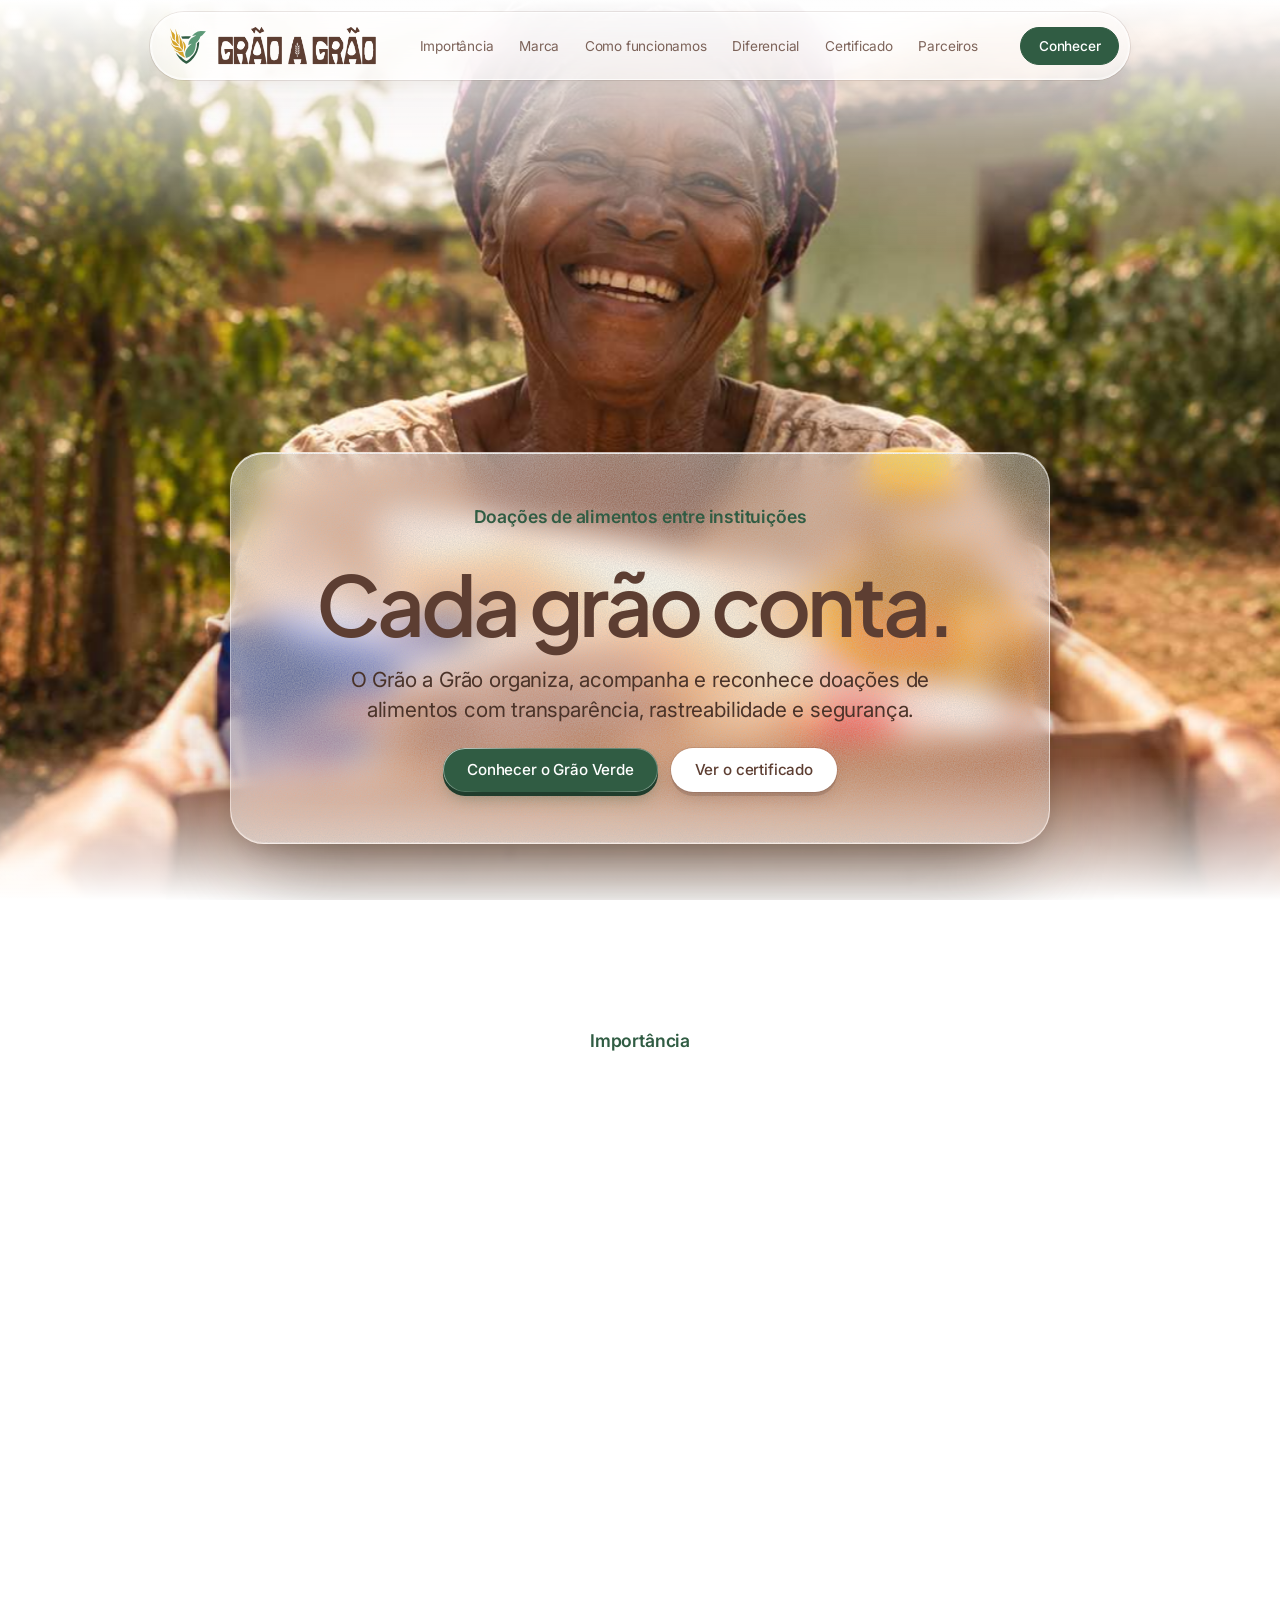
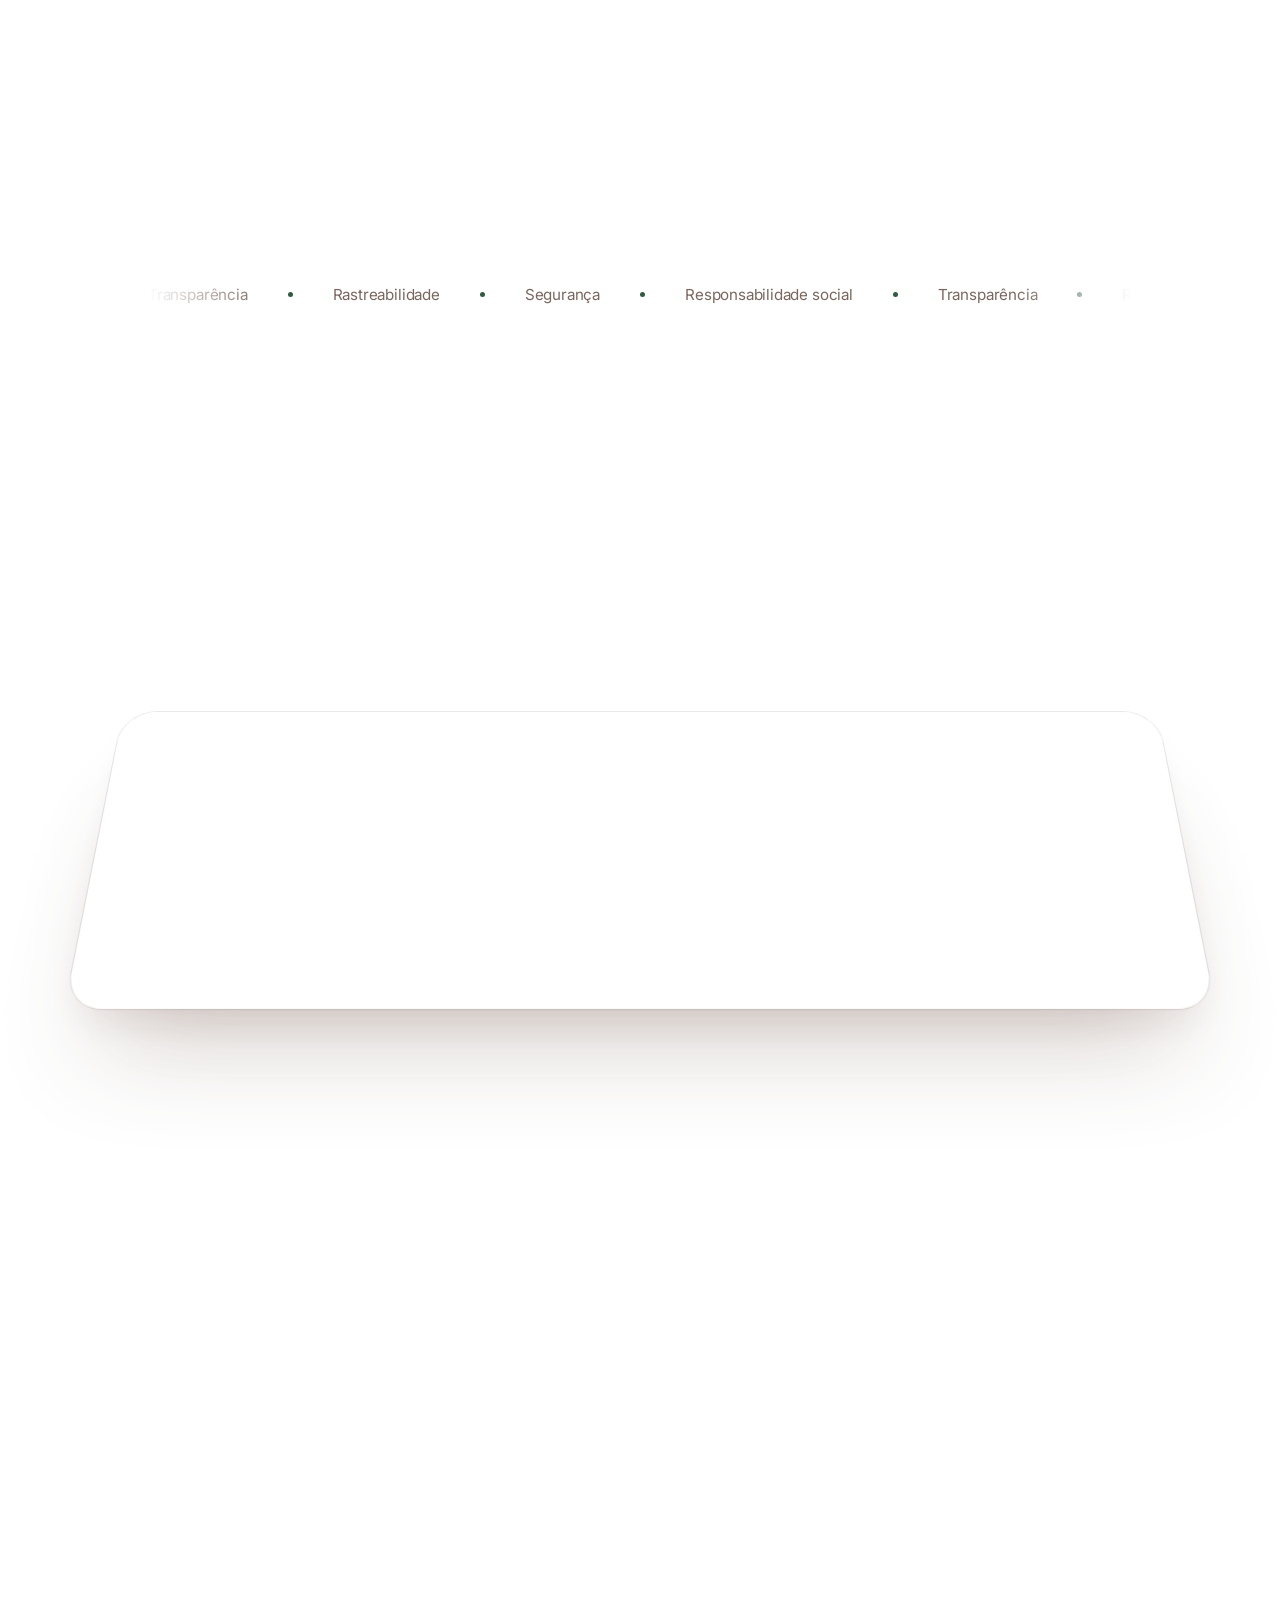
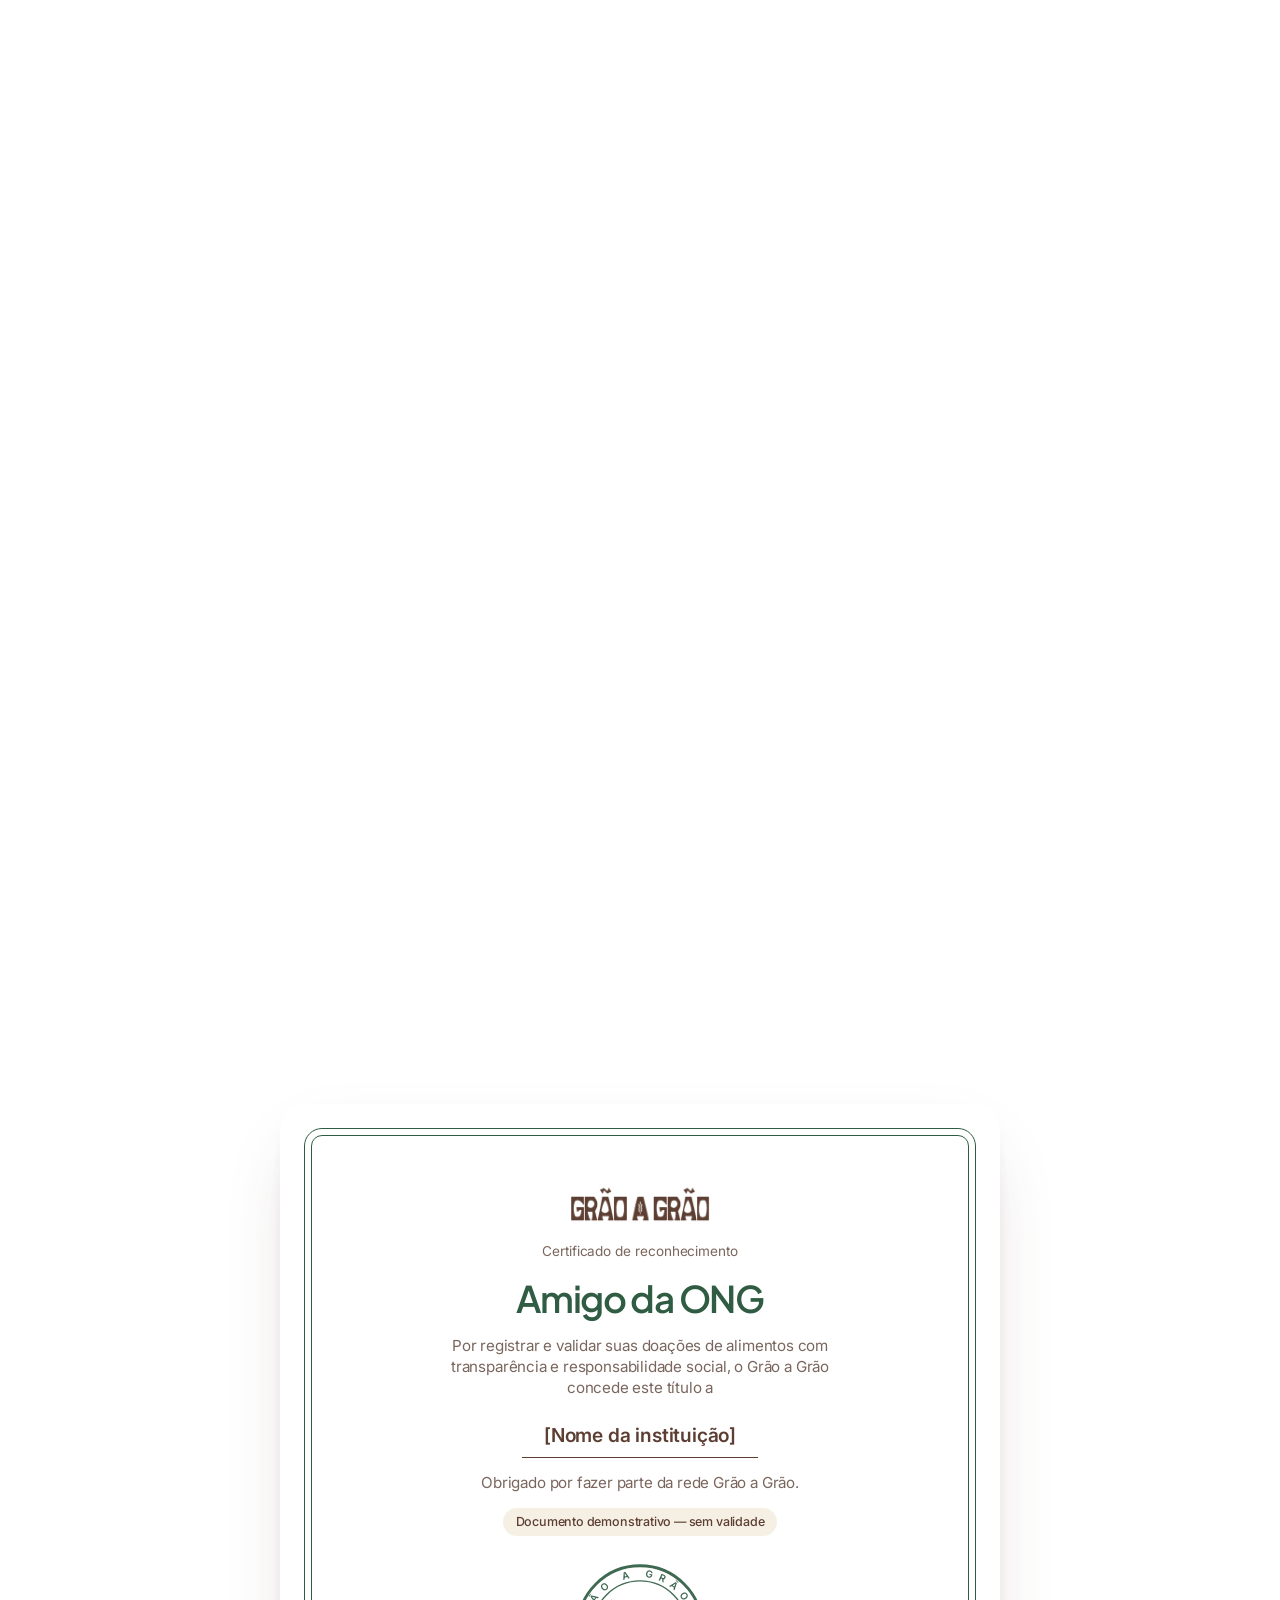
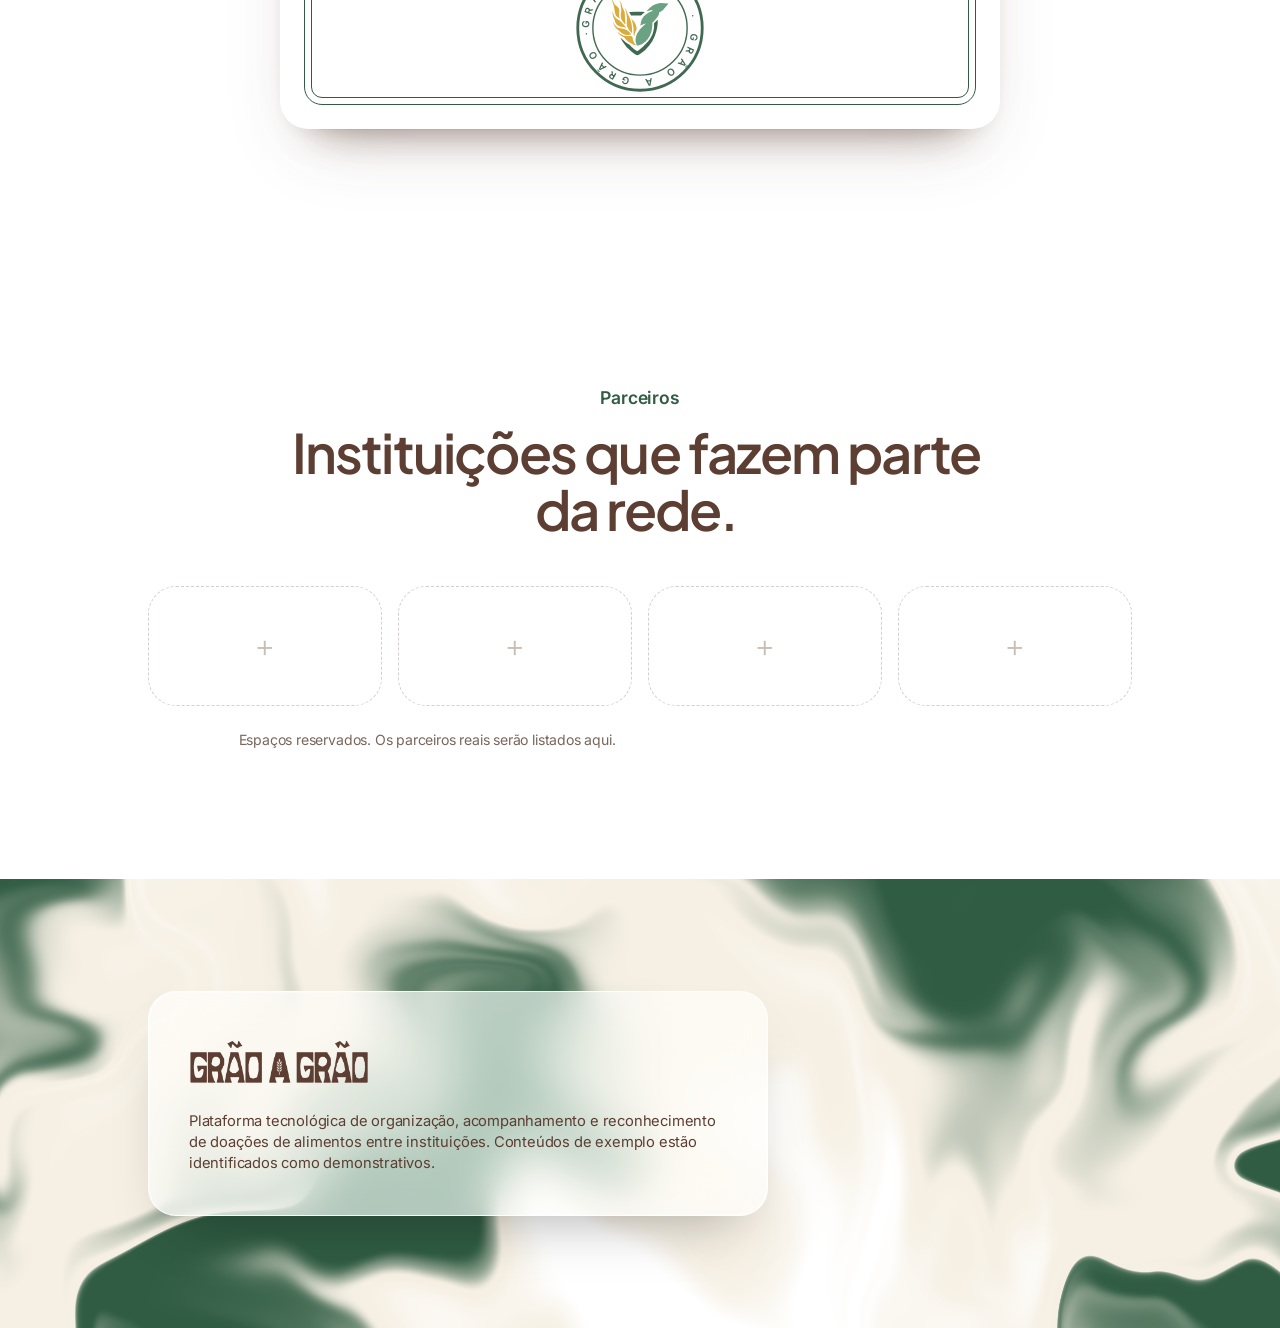
<file: grao-a-grao/grao-a-grao/index.html>
<!DOCTYPE html>
<html lang="pt-BR">
<head>
<meta charset="utf-8">
<meta name="viewport" content="width=device-width, initial-scale=1, viewport-fit=cover">
<title>Grão a Grão — Doações de alimentos com transparência e rastreabilidade</title>
<meta name="description" content="Plataforma tecnológica de organização, acompanhamento e reconhecimento de doações de alimentos entre instituições.">
<meta name="theme-color" content="#ffffff">
<link rel="preconnect" href="https://fonts.googleapis.com">
<link rel="preconnect" href="https://fonts.gstatic.com" crossorigin>
<link rel="stylesheet" href="https://fonts.googleapis.com/css2?family=Inter:wght@400;500;600&family=Plus+Jakarta+Sans:wght@600;700;800&display=swap">
<link rel="stylesheet" href="css/styles.css">
</head>
<body class="lock"><div class="bmp" aria-hidden="true"></div><div class="bmp b2" aria-hidden="true"></div>
<svg width="0" height="0" style="position:absolute" aria-hidden="true" focusable="false">
 <defs>
  <filter id="container-glass" x="0" y="0" width="100%" height="100%" color-interpolation-filters="sRGB"><feTurbulence type="fractalNoise" baseFrequency=".05 .05" numOctaves="1" seed="1" result="t"/><feGaussianBlur in="t" stdDeviation="2" result="b"/><feDisplacementMap in="SourceGraphic" in2="b" scale="70" xChannelSelector="R" yChannelSelector="B" result="d"/><feGaussianBlur in="d" stdDeviation="4"/></filter><filter id="bump" x="0" y="0" width="170" height="170" filterUnits="userSpaceOnUse" color-interpolation-filters="sRGB"><feImage href="data:image/svg+xml,%3Csvg%20xmlns%3D'http%3A%2F%2Fwww.w3.org%2F2000%2Fsvg'%20width%3D'170'%20height%3D'170'%3E%3Cdefs%3E%3ClinearGradient%20id%3D'x'%3E%3Cstop%20offset%3D'0'%20stop-color%3D'%23f00'%2F%3E%3Cstop%20offset%3D'1'%20stop-color%3D'%23000'%2F%3E%3C%2FlinearGradient%3E%3ClinearGradient%20id%3D'y'%20x1%3D'0'%20y1%3D'0'%20x2%3D'0'%20y2%3D'1'%3E%3Cstop%20offset%3D'0'%20stop-color%3D'%230f0'%2F%3E%3Cstop%20offset%3D'1'%20stop-color%3D'%23000'%2F%3E%3C%2FlinearGradient%3E%3CradialGradient%20id%3D'm'%3E%3Cstop%20offset%3D'0'%20stop-color%3D'%23808000'%20stop-opacity%3D'0'%2F%3E%3Cstop%20offset%3D'.4'%20stop-color%3D'%23808000'%20stop-opacity%3D'.15'%2F%3E%3Cstop%20offset%3D'.7'%20stop-color%3D'%23808000'%20stop-opacity%3D'.65'%2F%3E%3Cstop%20offset%3D'1'%20stop-color%3D'%23808000'%20stop-opacity%3D'1'%2F%3E%3C%2FradialGradient%3E%3C%2Fdefs%3E%3Crect%20width%3D'170'%20height%3D'170'%20fill%3D'%23000'%2F%3E%3Crect%20width%3D'170'%20height%3D'170'%20fill%3D'url(%23x)'%2F%3E%3Crect%20width%3D'170'%20height%3D'170'%20fill%3D'url(%23y)'%20style%3D'mix-blend-mode%3Ascreen'%2F%3E%3Crect%20width%3D'170'%20height%3D'170'%20fill%3D'url(%23m)'%2F%3E%3C%2Fsvg%3E" x="0" y="0" width="170" height="170" preserveAspectRatio="none" result="m"/><feDisplacementMap in="SourceGraphic" in2="m" scale="16" xChannelSelector="R" yChannelSelector="G"/></filter><mask id="gm" maskUnits="userSpaceOnUse" x="0" y="0" width="2172" height="724">
   <rect width="2172" height="724" fill="#fff"/>
   <g transform="translate(1091 411) scale(1)"><path d="M0 100V-40" stroke="#000" stroke-width="8" stroke-linecap="round" fill="none"/><path d="M0-25C15-12 15 12 0 25C-15 12-15-12 0-25Z" transform="translate(-17 52) rotate(-30)" fill="#000" stroke="#fff" stroke-width="7" stroke-linejoin="round"/><path d="M0-25C15-12 15 12 0 25C-15 12-15-12 0-25Z" transform="translate(17 52) rotate(30)" fill="#000" stroke="#fff" stroke-width="7" stroke-linejoin="round"/><path d="M0-25C15-12 15 12 0 25C-15 12-15-12 0-25Z" transform="translate(-17 22) rotate(-30)" fill="#000" stroke="#fff" stroke-width="7" stroke-linejoin="round"/><path d="M0-25C15-12 15 12 0 25C-15 12-15-12 0-25Z" transform="translate(17 22) rotate(30)" fill="#000" stroke="#fff" stroke-width="7" stroke-linejoin="round"/><path d="M0-25C15-12 15 12 0 25C-15 12-15-12 0-25Z" transform="translate(-17 -8) rotate(-30)" fill="#000" stroke="#fff" stroke-width="7" stroke-linejoin="round"/><path d="M0-25C15-12 15 12 0 25C-15 12-15-12 0-25Z" transform="translate(17 -8) rotate(30)" fill="#000" stroke="#fff" stroke-width="7" stroke-linejoin="round"/><path d="M0-25C15-12 15 12 0 25C-15 12-15-12 0-25Z" transform="translate(-17 -38) rotate(-30)" fill="#000" stroke="#fff" stroke-width="7" stroke-linejoin="round"/><path d="M0-25C15-12 15 12 0 25C-15 12-15-12 0-25Z" transform="translate(17 -38) rotate(30)" fill="#000" stroke="#fff" stroke-width="7" stroke-linejoin="round"/><path d="M0-25C15-12 15 12 0 25C-15 12-15-12 0-25Z" transform="translate(0 -68) scale(.95 1.1)" fill="#000" stroke="#fff" stroke-width="7" stroke-linejoin="round"/></g>
  </mask>
  <symbol id="logo" viewBox="0 0 2172 724"><image width="2172" height="724" mask="url(#gm)" href="assets/logo-grao-a-grao.png"/></symbol>
  <symbol id="emblem" viewBox="450 510 600 580"><path fill="#305C43" fill-rule="evenodd" d="M687 686L661 686L642 651L643 650L712 648L775 648L796 650L798 651L760 686L687 686ZM724 1080L720 1080L700 1070L664 1044L618 1001L592 967L576 943L558 911L560 910L613 956L646 976L670 1000L696 1022L720 1038L726 1038L747 1024L779 996L808 965L832 942L852 914L874 871L884 837L890 802L890 761L925 728L926 729L926 767L920 809L912 844L896 891L872 940L840 987L797 1032L767 1056L743 1072L724 1080Z"/><path fill="#5E9A78" fill-rule="evenodd" d="M726 984L721 984L716 975L706 943L706 917L712 888L722 864L748 824L784 786L806 768L802 764L798 766L791 770L781 772L768 780L764 780L756 786L754 784L754 776L758 768L758 755L766 728L786 696L808 674L837 656L864 644L873 642L876 638L873 634L856 634L838 638L819 644L816 642L828 627L856 600L877 586L904 572L928 566L952 562L1031 566L1032 567L1030 571L977 632L954 648L944 652L940 656L940 665L936 679L922 703L908 721L886 744L874 753L872 791L864 844L848 887L830 917L806 944L783 962L767 970L743 980L726 984Z"/><path fill="#D6A52B" fill-rule="evenodd" d="M546 714L524 698L514 689L506 676L502 663L498 638L488 586L476 548L466 524L468 522L484 547L498 576L521 592L538 613L542 624L544 634L542 687L548 712L546 714ZM605 772L594 764L576 743L566 725L560 710L558 680L564 639L562 608L556 568L552 550L544 537L546 536L554 545L562 561L572 589L576 607L586 624L598 655L602 727L606 769L605 772ZM670 862L642 831L632 814L622 791L618 769L620 719L618 688L612 652L604 622L598 612L600 610L614 632L626 664L644 701L658 740L666 768L670 800L672 847L670 862ZM611 810L602 804L588 800L557 796L540 790L526 782L518 775L504 753L494 718L482 695L476 658L476 644L477 642L490 682L500 701L512 712L546 734L568 754L596 784L612 807L611 810ZM691 892L686 875L686 821L680 776L670 736L660 716L662 714L670 726L688 742L698 758L708 776L716 806L716 824L704 848L696 874L694 890L691 892ZM632 878L614 878L596 874L574 864L560 854L539 834L520 820L504 801L492 783L482 756L484 754L486 756L494 773L504 785L526 804L552 812L584 816L609 824L623 832L641 846L664 871L659 874L632 878ZM711 984L681 974L659 962L638 948L624 938L588 900L573 894L552 880L538 866L526 848L527 846L543 862L556 870L584 884L616 890L655 890L670 892L676 901L680 925L688 949L696 964L712 982L711 984Z"/></symbol><symbol id="grain" viewBox="-24 -32 48 64"><path d="M0-30C18-17 22 10 0 30-22 10-18-17 0-30Z" fill="currentColor"/><path d="M0-22C4-8 4 8 0 24" fill="none" stroke="var(--crease,#fff)" stroke-width="3" stroke-linecap="round"/></symbol>
 </defs>
</svg>
<a class="skip" href="#main">Pular para o conteúdo</a>
<div class="bar" aria-hidden="true"></div>
<div class="pre" aria-hidden="true"><svg class="logo"><use href="#logo"/></svg><i></i></div>

<header>
 <nav class="lg" aria-label="Principal">
  <a class="brand" href="#topo" aria-label="Grão a Grão — início"><svg class="mk" aria-hidden="true"><use href="#emblem"/></svg><svg class="logo wm" aria-hidden="true"><use href="#logo"/></svg></a>
  <ul><li><a class="ul" href="#importancia">Importância</a></li><li><a class="ul" href="#marca">Marca</a></li><li><a class="ul" href="#ciclo">Como funcionamos</a></li><li><a class="ul" href="#diferencial">Diferencial</a></li><li><a class="ul" href="#certificado">Certificado</a></li><li><a class="ul" href="#parceiros">Parceiros</a></li></ul>
  <a class="btn p" href="#diferencial">Conhecer</a>
 </nav>
</header>

<main id="main">
<section class="hero" id="topo" aria-labelledby="h1"><div class="hbg" aria-hidden="true"><img src="assets/hero-1.jpg" alt="" width="1400" height="787"><img src="assets/hero-2.jpg" alt="" width="1400" height="787"></div><div class="wrap"><div class="gp"><p class="kick rv" style="--d:.9s">Doações de alimentos entre instituições</p><h1 id="h1" data-split data-base=".6s">Cada grão conta.</h1><p class="lead rv" style="--d:1.3s">O Grão a Grão organiza, acompanha e reconhece doações de alimentos com transparência, rastreabilidade e segurança.</p><div class="cta rv" style="--d:1.5s"><a class="btn p rel lg" href="#diferencial">Conhecer o Grão Verde</a><a class="btn rel lg" href="#certificado">Ver o certificado</a></div></div></div></section>

<section id="importancia" class="imp" aria-labelledby="h-imp"><div class="stick"><div class="wrap"><p class="kick">Importância</p><h2 id="h-imp" class="sr">Por que registrar cada doação importa</h2><p class="scrub" data-split data-base="0s">Quem doa precisa saber que o alimento chegou. Quem recebe precisa poder comprovar. Um registro comum guarda essa história, mesmo quando as equipes mudam, e reconhecer quem contribui faz a rede continuar.</p></div></div></section>

<section id="marca" aria-labelledby="h-marca"><div class="wrap"><h2 id="h-marca" data-split>Pequenos grãos, grande rede.</h2><div class="bgrid"><div class="bc lg rv" style="--d:0s"><i></i><small>Nome</small><h3>Cada grão conta</h3><p>Cada contribuição, por menor que seja, forma o todo.</p></div><div class="bc lg rv" style="--d:0.12s"><i></i><small>Símbolo</small><h3>O trigo no A</h3><p>Alimento, colheita e continuidade, no centro da marca.</p></div><div class="bc lg rv" style="--d:0.24s"><i></i><small>Moeda</small><h3>Grão Verde</h3><p>Reconhece cada contribuição validada na plataforma.</p></div><div class="bc lg rv" style="--d:0.36s"><i></i><small>Selo</small><h3>Amigo da ONG</h3><p>O reconhecimento formal para a instituição.</p></div></div><div class="mq" aria-label="Princípios da plataforma"><div class="mqt"><span>Transparência</span><span>Rastreabilidade</span><span>Segurança</span><span>Responsabilidade social</span><span>Transparência</span><span>Rastreabilidade</span><span>Segurança</span><span>Responsabilidade social</span><span>Transparência</span><span>Rastreabilidade</span><span>Segurança</span><span>Responsabilidade social</span><span aria-hidden='true'>Transparência</span><span aria-hidden='true'>Rastreabilidade</span><span aria-hidden='true'>Segurança</span><span aria-hidden='true'>Responsabilidade social</span></div></div></div></section>
<section id="ciclo" aria-labelledby="h-ciclo">
 <div class="wrap">
  <h2 id="h-ciclo" data-split>Como funcionamos?</h2><p class="lead rv" style="margin-top:1rem">Do registro ao reconhecimento, em quatro etapas.</p>
  <div class="sc"><div class="sc-card lg" id="sc"><ol class="steps">
   <li class="step s1 rv"><svg viewBox="0 0 40 40" fill="none" stroke="#5D3E32" stroke-width="2" stroke-dasharray="4 3" aria-hidden="true"><rect x="6" y="10" width="28" height="22" rx="5"/></svg><h3>Doação realizada</h3><p>A entrega de alimentos é registrada pela instituição.</p></li>
   <li class="step s2 rv" style="--d:.1s"><svg viewBox="0 0 40 40" fill="none" stroke="#305C43" stroke-width="2.5" stroke-linecap="round" stroke-linejoin="round" aria-hidden="true"><circle cx="20" cy="20" r="14"/><path d="m13 20 5 5 9-10"/></svg><h3>Contribuição validada</h3><p>O registro é conferido e passa a constar no histórico.</p></li>
   <li class="step s3 rv" style="--d:.2s"><svg viewBox="0 0 40 40" aria-hidden="true"><circle cx="20" cy="20" r="17" fill="#F6F0E4"/><svg x="12" y="8" width="16" height="24" color="#305C43" style="--crease:#F6F0E4"><use href="#grain"/></svg></svg><h3>Pontuação acumulada</h3><p>A validação gera Grão Verde para a instituição.</p></li>
   <li class="step s4 rv" style="--d:.3s"><svg viewBox="0 0 40 40" fill="none" stroke="#F6F0E4" stroke-width="2.2" aria-hidden="true"><circle cx="20" cy="17" r="10"/><path d="m14 26-3 10 9-4 9 4-3-10"/></svg><h3>Certificado emitido</h3><p>O reconhecimento formal “Amigo da ONG”.</p></li>
  </ol></div></div>
  <p class="note rv">Os critérios de validação, pontuação e emissão serão definidos pelo projeto e ainda não estão detalhados nesta página.</p>
 </div>
</section>

<section class="coin-sec" id="diferencial" aria-labelledby="h-dif">
 
 <div class="wrap diff">
  <div class="rv"><div class="fl"><div class="card" data-tilt><div class="coin" role="img" aria-label="Emblema do Grão Verde: espiga de trigo e folha dentro de um escudo"><svg viewBox="450 510 600 580" aria-hidden="true"><path class="e" pathLength="1" fill="#305C43" stroke="#305C43" fill-rule="evenodd" d="M687 686L661 686L642 651L643 650L712 648L775 648L796 650L798 651L760 686L687 686ZM724 1080L720 1080L700 1070L664 1044L618 1001L592 967L576 943L558 911L560 910L613 956L646 976L670 1000L696 1022L720 1038L726 1038L747 1024L779 996L808 965L832 942L852 914L874 871L884 837L890 802L890 761L925 728L926 729L926 767L920 809L912 844L896 891L872 940L840 987L797 1032L767 1056L743 1072L724 1080Z"/><path class="e" pathLength="1" fill="#5E9A78" stroke="#5E9A78" fill-rule="evenodd" d="M726 984L721 984L716 975L706 943L706 917L712 888L722 864L748 824L784 786L806 768L802 764L798 766L791 770L781 772L768 780L764 780L756 786L754 784L754 776L758 768L758 755L766 728L786 696L808 674L837 656L864 644L873 642L876 638L873 634L856 634L838 638L819 644L816 642L828 627L856 600L877 586L904 572L928 566L952 562L1031 566L1032 567L1030 571L977 632L954 648L944 652L940 656L940 665L936 679L922 703L908 721L886 744L874 753L872 791L864 844L848 887L830 917L806 944L783 962L767 970L743 980L726 984Z"/><path class="e" pathLength="1" fill="#D6A52B" stroke="#D6A52B" fill-rule="evenodd" d="M546 714L524 698L514 689L506 676L502 663L498 638L488 586L476 548L466 524L468 522L484 547L498 576L521 592L538 613L542 624L544 634L542 687L548 712L546 714ZM605 772L594 764L576 743L566 725L560 710L558 680L564 639L562 608L556 568L552 550L544 537L546 536L554 545L562 561L572 589L576 607L586 624L598 655L602 727L606 769L605 772ZM670 862L642 831L632 814L622 791L618 769L620 719L618 688L612 652L604 622L598 612L600 610L614 632L626 664L644 701L658 740L666 768L670 800L672 847L670 862ZM611 810L602 804L588 800L557 796L540 790L526 782L518 775L504 753L494 718L482 695L476 658L476 644L477 642L490 682L500 701L512 712L546 734L568 754L596 784L612 807L611 810ZM691 892L686 875L686 821L680 776L670 736L660 716L662 714L670 726L688 742L698 758L708 776L716 806L716 824L704 848L696 874L694 890L691 892ZM632 878L614 878L596 874L574 864L560 854L539 834L520 820L504 801L492 783L482 756L484 754L486 756L494 773L504 785L526 804L552 812L584 816L609 824L623 832L641 846L664 871L659 874L632 878ZM711 984L681 974L659 962L638 948L624 938L588 900L573 894L552 880L538 866L526 848L527 846L543 862L556 870L584 884L616 890L655 890L670 892L676 901L680 925L688 949L696 964L712 982L711 984Z"/></svg></div><h3 class="bn">Grão Verde</h3><p>A moeda que reconhece cada contribuição validada.</p><small class="demo">Exemplo ilustrativo · — pts</small></div></div></div>
  <div>
   <p class="kick rv">Diferencial</p>
   <h2 id="h-dif" data-split>O que muda para a sua instituição.</h2>
   <ul class="diffs">
    <li class="rv" style="--d:0s"><svg viewBox="0 0 24 24" fill="none" stroke="#305C43" stroke-width="2.4" stroke-linecap="round" stroke-linejoin="round" aria-hidden="true"><circle cx="12" cy="12" r="10"/><path d="m7.5 12 3 3 6-6"/></svg><div><h3>Histórico verificável</h3><p>Cada doação registrada e validada forma um histórico que a instituição pode apresentar.</p></div></li>
    <li class="rv" style="--d:0.08s"><svg viewBox="0 0 24 24" fill="none" stroke="#305C43" stroke-width="2.4" stroke-linecap="round" stroke-linejoin="round" aria-hidden="true"><circle cx="12" cy="12" r="10"/><path d="m7.5 12 3 3 6-6"/></svg><div><h3>Reconhecimento formal</h3><p>Contribuições validadas geram Grão Verde e levam ao certificado “Amigo da ONG”.</p></div></li>
    <li class="rv" style="--d:0.16s"><svg viewBox="0 0 24 24" fill="none" stroke="#305C43" stroke-width="2.4" stroke-linecap="round" stroke-linejoin="round" aria-hidden="true"><circle cx="12" cy="12" r="10"/><path d="m7.5 12 3 3 6-6"/></svg><div><h3>Credibilidade</h3><p>Transparência e rastreabilidade fortalecem a confiança de doadores, parceiros e da comunidade.</p></div></li>
    <li class="rv" style="--d:0.24s"><svg viewBox="0 0 24 24" fill="none" stroke="#305C43" stroke-width="2.4" stroke-linecap="round" stroke-linejoin="round" aria-hidden="true"><circle cx="12" cy="12" r="10"/><path d="m7.5 12 3 3 6-6"/></svg><div><h3>Organização</h3><p>Um só lugar para registrar, acompanhar e consultar doações, sem registros dispersos.</p></div></li>
   </ul>
   <p class="note rv">Instituições alinhadas à proposta são as que registram suas doações de forma aberta e aceitam a validação da plataforma. Os critérios formais serão definidos pelo projeto.</p>
  </div>
 </div>
</section>

<section id="certificado" aria-labelledby="h-cert">
 <div class="wrap c">
  <p class="kick rv">Certificação</p>
  <h2 id="h-cert" data-split>Certificado “Amigo da ONG”.</h2>
  <article class="cert" aria-label="Exemplo ilustrativo de certificado">
   <div class="in-b">
    <svg class="logo" role="img" aria-label="Grão a Grão"><use href="#logo"/></svg><span class="eyebrow">Certificado de reconhecimento</span><h3>Amigo da ONG</h3><p>Por registrar e validar suas doações de alimentos com transparência e responsabilidade social, o Grão a Grão concede este título a</p><div class="name">[Nome da instituição]</div><p>Obrigado por fazer parte da rede Grão a Grão.</p><span class="tag">Documento demonstrativo — sem validade</span></div>
   <svg class="stamp" viewBox="0 0 140 140" aria-hidden="true"><circle cx="70" cy="70" r="66" fill="#fff" fill-opacity=".6" stroke="currentColor" stroke-width="3"/><circle cx="70" cy="70" r="50" fill="none" stroke="currentColor" stroke-width="1.5"/><path id="arc" d="M70 70m-54 0a54 54 0 1 1 108 0a54 54 0 1 1-108 0" fill="none"/><text font-size="10.5" font-weight="600" fill="currentColor"><textPath href="#arc" textLength="334" lengthAdjust="spacing">GRÃO A GRÃO · GRÃO A GRÃO · </textPath></text><use href="#emblem" x="38" y="38" width="64" height="62"/></svg>
  </article>
 </div>
</section>

<section id="parceiros" aria-labelledby="h-par">
 <div class="wrap">
  <p class="kick rv">Parceiros</p>
  <h2 id="h-par" data-split style="max-width:18ch">Instituições que fazem parte da rede.</h2>
  <ul class="partners" aria-label="Espaços reservados para instituições parceiras"><li class="rv" style="--d:0s"><span aria-hidden="true">+</span></li><li class="rv" style="--d:0.08s"><span aria-hidden="true">+</span></li><li class="rv" style="--d:0.16s"><span aria-hidden="true">+</span></li><li class="rv" style="--d:0.24s"><span aria-hidden="true">+</span></li></ul>
  <p class="note rv">Espaços reservados. Os parceiros reais serão listados aqui.</p>
 </div>
</section>
</main>

<footer><canvas id="gl" aria-hidden="true"></canvas><div class="wrap"><div class="fg lg"><svg class="logo" role="img" aria-label="Grão a Grão"><use href="#logo"/></svg><p>Plataforma tecnológica de organização, acompanhamento e reconhecimento de doações de alimentos entre instituições. Conteúdos de exemplo estão identificados como demonstrativos.</p></div></div></footer>

<script src="js/main.js" defer></script>
</body>
</html>
</file>
<file: grao-a-grao/grao-a-grao/css/styles.css>
:root{--white:#fff;--cream:#F6F0E4;--brown:#5D3E32;--green:#305C43;--mute:#7a665d;--line:rgba(93,62,50,.12);--glass:rgba(255,255,255,.58);--glass-b:rgba(255,255,255,.75);--spring:cubic-bezier(.34,1.56,.64,1);--out:cubic-bezier(.16,1,.3,1);--pad:clamp(1.25rem,5vw,3rem);--r:28px;--shadow:0 30px 70px -28px rgba(93,62,50,.28),0 8px 24px -12px rgba(93,62,50,.12)}
*{box-sizing:border-box;margin:0}
html{scroll-behavior:smooth;scroll-padding-top:5rem}
body{background:var(--white);color:var(--brown);font:400 1.0625rem/1.47 Inter,system-ui,-apple-system,"Segoe UI",sans-serif;letter-spacing:-.011em;-webkit-font-smoothing:antialiased;overflow-x:hidden}
body.lock{overflow:hidden}
a{color:inherit}
:focus-visible{outline:2px solid var(--green);outline-offset:3px;border-radius:8px}
.skip{position:absolute;left:1rem;top:-4rem;background:var(--green);color:#fff;padding:.6rem 1rem;border-radius:999px;z-index:100}
.skip:focus{top:1rem}
.logo{display:block;aspect-ratio:2172/724}
.wrap{max-width:1080px;margin:auto;padding-inline:var(--pad)}
section{position:relative;padding-block:clamp(4.5rem,12vw,8rem)}
h1,h2,h3{font-weight:600;letter-spacing:-.035em;line-height:1.05}
h1{font-size:clamp(2.6rem,9vw,5rem);letter-spacing:-.04em}
h2{font-size:clamp(2rem,5.5vw,3.4rem)}
h3{font-size:1.25rem;letter-spacing:-.02em;line-height:1.2}
.lead{color:var(--mute);font-size:clamp(1.05rem,2.2vw,1.3rem);line-height:1.4;max-width:54ch;margin-inline:auto}
.kick{color:var(--green);font-weight:600;font-size:1.1rem;margin-bottom:.8rem}
.c{text-align:center}
.bar{position:fixed;inset:0 0 auto;height:2px;background:var(--green);transform:scaleX(0);transform-origin:0 50%;z-index:60}
@supports(animation-timeline:scroll()){.bar{animation:bar linear both;animation-timeline:scroll(root)}@keyframes bar{to{transform:scaleX(1)}}}

.pre{position:fixed;inset:0;background:var(--white);z-index:90;display:grid;place-items:center;transition:opacity .8s var(--out),transform .9s var(--out)}
.pre .logo{width:min(70vw,400px);opacity:0;transform:scale(.95);animation:pin 1s var(--out) .1s forwards;color:var(--brown)}
.pre i{position:absolute;bottom:20%;left:50%;width:110px;height:2px;margin-left:-55px;background:var(--line);overflow:hidden}
.pre i::after{content:"";position:absolute;inset:0;background:var(--green);transform:translateX(-100%);animation:ld 1.3s var(--out) forwards}
.ready .pre{opacity:0;transform:scale(1.04);pointer-events:none}
@keyframes pin{to{opacity:1;transform:none}}@keyframes ld{to{transform:none}}

header{position:fixed;inset:.75rem .75rem auto;z-index:50;display:flex;justify-content:center}
nav{display:flex;align-items:center;justify-content:space-between;gap:1rem;width:100%;max-width:980px;padding:.55rem .6rem .55rem 1.2rem;background:var(--glass);backdrop-filter:blur(20px) saturate(160%);-webkit-backdrop-filter:blur(20px) saturate(160%);border:1px solid var(--glass-b);box-shadow:0 0 0 1px var(--line),var(--shadow);border-radius:999px}
nav .logo{width:96px}
nav ul{display:none;list-style:none;padding:0;gap:1.6rem}
.ul{text-decoration:none;font-size:.85rem;position:relative;padding:.2rem 0;opacity:.8;transition:opacity .3s}
.ul::after{content:"";position:absolute;left:0;right:0;bottom:-2px;height:1px;background:var(--green);transform:scaleX(0);transform-origin:0 50%;transition:transform .5s var(--out)}
.ul:hover,.ul:focus-visible{opacity:1}.ul:hover::after,.ul:focus-visible::after{transform:scaleX(1)}
.btn{display:inline-flex;align-items:center;justify-content:center;min-height:44px;padding:.7rem 1.5rem;border-radius:999px;font:500 .95rem Inter,sans-serif;letter-spacing:-.01em;text-decoration:none;border:1px solid rgba(93,62,50,.3);color:var(--brown);background:transparent;cursor:pointer;transition:transform .6s var(--spring),background .3s}
.btn:hover{transform:scale(1.04)}.btn:active{transform:scale(.95);transition-duration:.15s}
.btn.p{background:var(--green);border-color:var(--green);color:#fff}
nav .btn{min-height:38px;padding:.45rem 1.1rem;font-size:.85rem}
@media(min-width:820px){nav ul{display:flex}}

.blob{position:absolute;border-radius:50%;pointer-events:none;will-change:transform}
.b1{width:60vmax;height:60vmax;left:-25vmax;top:-18vmax;background:radial-gradient(closest-side,rgba(48,92,67,.16),transparent)}
.b2{width:55vmax;height:55vmax;right:-22vmax;top:8vmax;background:radial-gradient(closest-side,rgba(246,240,228,1),transparent)}
.hero{padding-top:8.5rem;overflow:hidden}
.hero .wrap{position:relative;display:grid;gap:1.4rem;justify-items:center;text-align:center}
.cta{display:flex;flex-wrap:wrap;gap:.8rem;justify-content:center;margin-top:.4rem}
.stage{position:relative;width:100%;margin-top:2.5rem;padding:clamp(2rem,8vw,5rem) clamp(1rem,4vw,3rem) 1.5rem;background:var(--cream);border-radius:var(--r);overflow:hidden;display:grid;gap:clamp(2rem,6vw,4rem);justify-items:center}
.stage .blob{width:60%;aspect-ratio:1;left:5%;top:-30%;background:radial-gradient(closest-side,rgba(48,92,67,.2),transparent)}
.stage>.logo{position:relative;width:min(100%,760px);color:var(--brown)}
.pillars{position:relative;list-style:none;padding:.9rem;display:grid;grid-template-columns:1fr 1fr;gap:.5rem;width:100%;max-width:760px;background:var(--glass);backdrop-filter:blur(20px) saturate(160%);-webkit-backdrop-filter:blur(20px) saturate(160%);border:1px solid var(--glass-b);border-radius:22px;box-shadow:var(--shadow)}
.pillars li{font-size:.85rem;padding:.55rem .5rem;display:flex;gap:.55rem;align-items:center;justify-content:center}
.pillars li::before{content:"";flex:none;width:7px;height:7px;border-radius:50%;background:var(--green)}
@media(min-width:760px){.pillars{grid-template-columns:repeat(4,1fr)}}

.js .rv{opacity:0;transform:translateY(20px);transition:opacity .9s var(--out),transform .9s var(--out);transition-delay:var(--d,0s)}
.js .rv.in{opacity:1;transform:none}
.w{display:inline-block;white-space:pre}
.js .w{opacity:0;transform:translateY(.4em);filter:blur(8px);transition:opacity .9s var(--out),transform .9s var(--out),filter .9s var(--out);transition-delay:calc(var(--i)*55ms + var(--base,0s))}
.js .in .w{opacity:1;transform:none;filter:none}

.cols{display:grid;gap:1.5rem;margin-top:2.5rem}
.cols p{color:var(--mute);font-size:1.2rem;line-height:1.4;max-width:34ch}
.cols strong{color:var(--brown);font-weight:600}
@media(min-width:820px){.cols{grid-template-columns:1fr 1fr;gap:4rem}}

.band{background:var(--cream)}
.steps{list-style:none;padding:0;margin-top:3rem;display:grid;gap:1rem}
.step{padding:1.8rem;border-radius:var(--r);display:grid;gap:.7rem;align-content:start;background:var(--white);min-height:220px}
.step svg{width:40px;height:40px}
.step p{color:var(--mute);font-size:.95rem;line-height:1.4}
.s1{border:1.5px dashed rgba(93,62,50,.4)}
.s2{box-shadow:inset 0 0 0 1.5px var(--green)}
.s3{background:var(--green);color:#fff}.s3 p{color:rgba(255,255,255,.8)}
.s4{background:var(--brown);color:var(--cream)}.s4 p{color:rgba(246,240,228,.8)}
@media(min-width:700px){.steps{grid-template-columns:repeat(2,1fr)}}
@media(min-width:1000px){.steps{grid-template-columns:repeat(4,1fr)}}
.note{margin-top:1.5rem;color:var(--mute);font-size:.88rem;max-width:62ch}
.c .note{margin-inline:auto}

.coin-sec{overflow:hidden}
.card{position:relative;max-width:600px;margin:3rem auto 0;padding:clamp(1.8rem,5vw,3rem);text-align:center;background:var(--glass);backdrop-filter:blur(20px) saturate(160%);-webkit-backdrop-filter:blur(20px) saturate(160%);border:1px solid var(--glass-b);box-shadow:0 0 0 1px var(--line),var(--shadow);border-radius:32px}
.fl{animation:fl 7s ease-in-out infinite}
@keyframes fl{50%{transform:translateY(-6px)}}
.coin{position:relative;width:104px;height:104px;margin:0 auto 1.5rem;border-radius:50%;overflow:hidden;background:var(--green);box-shadow:inset 0 0 0 6px rgba(255,255,255,.2);display:grid;place-items:center;color:var(--cream);--crease:#305C43}
.coin svg{width:44px;height:44px}
.coin::after{content:"";position:absolute;inset:-20% auto -20% -60%;width:40%;background:linear-gradient(100deg,transparent,rgba(255,255,255,.5),transparent);transform:skewX(-18deg);animation:sh 4.5s ease-in-out infinite}
@keyframes sh{0%,55%{transform:translateX(0) skewX(-18deg)}100%{transform:translateX(450%) skewX(-18deg)}}
.card .lead{margin-top:.9rem;font-size:1.05rem}
.demo{display:inline-block;margin-top:1.5rem;padding:.5rem 1rem;border:1px dashed rgba(93,62,50,.35);border-radius:999px;font-size:.85rem;color:var(--mute)}
.demo b{color:var(--green)}

.cert{position:relative;max-width:720px;margin:3rem auto 0;padding:clamp(.9rem,3vw,1.5rem);background:var(--white);border-radius:var(--r);box-shadow:var(--shadow)}
.in-b{border:1.5px solid var(--green);outline:1px solid var(--green);outline-offset:-8px;border-radius:18px;padding:clamp(1.8rem,6vw,3.2rem) clamp(1.2rem,5vw,3rem);text-align:center;display:grid;gap:.9rem;justify-items:center}
.cert .logo{width:140px;color:var(--brown)}
.cert h3{font-size:clamp(1.6rem,4.5vw,2.3rem);color:var(--green)}
.cert p{font-size:.95rem;color:var(--mute);max-width:44ch}
.name{padding:.5rem 1.4rem;border-bottom:1.5px solid var(--brown);font-weight:600}
.tag{font-size:.78rem;font-weight:500;color:var(--brown);background:var(--cream);padding:.3rem .8rem;border-radius:999px}
.stamp{position:absolute;right:clamp(.2rem,3vw,2rem);bottom:clamp(.2rem,3vw,1.4rem);width:clamp(92px,21vw,132px);color:var(--green);--crease:#fff;opacity:0;transform:scale(2.6) rotate(-30deg)}
.in .stamp{animation:st 1s var(--spring) .5s forwards}
@keyframes st{0%{opacity:0;transform:scale(2.6) rotate(-30deg)}45%{opacity:.95}100%{opacity:.9;transform:scale(1) rotate(-12deg)}}
.js .cert{opacity:0;transform:translateY(32px);transition:opacity 1s var(--out),transform 1s var(--out)}
.js .cert.in{opacity:1;transform:none}

.partners{list-style:none;padding:0;margin-top:3rem;display:grid;grid-template-columns:repeat(2,1fr);gap:1rem}
.partners li{display:grid;place-items:center;gap:.5rem;padding:1.8rem 1rem;background:var(--cream);border-radius:var(--r);color:#a89d94;font-size:.8rem;transition:transform .6s var(--spring),color .4s,background .4s}
.partners svg{width:44px;height:44px}
.partners li:hover{transform:scale(1.05);color:var(--green);background:#e9f0ea}
.partners li:nth-child(even):hover{color:var(--brown);background:#efe3d6}
@media(min-width:820px){.partners{grid-template-columns:repeat(4,1fr)}}

footer{background:var(--cream);padding-block:3rem;color:var(--mute);font-size:.85rem}
footer .wrap{display:grid;gap:1.4rem}
footer .logo{width:150px;color:var(--brown)}
footer p{max-width:60ch}

.cols.t3{gap:2rem}.cols.t3 p{max-width:30ch}
@media(min-width:900px){.cols.t3{grid-template-columns:repeat(3,1fr);gap:3rem}}
.diff{position:relative;display:grid;gap:3rem;align-items:center}
@media(min-width:900px){.diff{grid-template-columns:.85fr 1.15fr;gap:5rem}}
.diff .card{margin:0}
.coin{width:min(62vw,220px);height:auto;aspect-ratio:1;background:var(--cream);box-shadow:inset 0 0 0 1px var(--line),inset 0 0 0 9px #fff,inset 0 0 0 10px var(--line),0 20px 40px -20px rgba(93,62,50,.35)}
.coin svg{width:54%;height:54%}
.coin::after{background:linear-gradient(100deg,transparent,rgba(255,255,255,.85),transparent)}
.diffs{list-style:none;padding:0;margin-top:2rem;display:grid;gap:0}
.diffs li{display:grid;grid-template-columns:28px 1fr;gap:1rem;padding:1.2rem 0;border-top:1px solid var(--line)}
.diffs svg{width:26px;height:26px;margin-top:.1rem}
.diffs p{color:var(--mute);font-size:.98rem;line-height:1.4;margin-top:.25rem}
.diff .note{margin-top:1.2rem}
nav .logo{width:clamp(128px,15vw,160px)}nav{padding:.4rem .6rem .4rem 1.1rem}
h1{font-size:clamp(3.2rem,13vw,7rem);letter-spacing:-.05em}
.js .w{transform:translateY(10px);filter:blur(10px);transition:opacity .5s ease-out,transform .5s ease-out,filter .5s ease-out;transition-delay:calc(var(--i)*.1s + var(--base,0s))}
.sr{position:absolute;width:1px;height:1px;overflow:hidden;clip:rect(0 0 0 0)}
.liq{position:relative;isolation:isolate;overflow:hidden;min-height:52px;padding:.8rem 1.9rem;border:0;background:rgba(255,255,255,.35);color:var(--brown);box-shadow:0 0 0 1px rgba(93,62,50,.1),inset 2px 2px 4px rgba(255,255,255,.95),inset -2px -2px 4px rgba(93,62,50,.12),0 10px 24px -10px rgba(93,62,50,.3)}
.liq::before{content:"";position:absolute;inset:0;z-index:-1;border-radius:inherit;-webkit-backdrop-filter:blur(8px);backdrop-filter:blur(8px);-webkit-backdrop-filter:url(#container-glass);backdrop-filter:url(#container-glass)}
.liq.p{background:rgba(48,92,67,.82);color:#fff;box-shadow:0 0 0 1px rgba(48,92,67,.4),inset 2px 2px 4px rgba(255,255,255,.45),inset -2px -2px 4px rgba(0,0,0,.2),0 12px 26px -10px rgba(48,92,67,.6)}
[data-tilt]{transition:transform .5s var(--out);transform-style:preserve-3d}
.stage{background:#fff;border:1px solid var(--line);min-height:clamp(300px,52vw,540px);place-items:center;padding:clamp(1rem,4vw,3rem)}
.orb{position:absolute;width:55%;aspect-ratio:1;border-radius:50%;pointer-events:none;will-change:transform}
.o1{left:2%;top:-18%;background:radial-gradient(closest-side,rgba(48,92,67,.5),transparent);animation:d1 14s ease-in-out infinite alternate}
.o2{right:0;bottom:-22%;background:radial-gradient(closest-side,rgba(93,62,50,.32),transparent);animation:d2 17s ease-in-out infinite alternate}
.o3{left:30%;top:25%;width:40%;background:radial-gradient(closest-side,rgba(246,240,228,1),transparent);animation:d1 20s ease-in-out infinite alternate-reverse}
@keyframes d1{to{transform:translate3d(45%,30%,0) scale(1.3)}}@keyframes d2{to{transform:translate3d(-50%,-30%,0) scale(1.25)}}
.gp{position:relative;width:min(100%,820px);padding:clamp(1.5rem,6vw,4rem);border-radius:32px;background:rgba(255,255,255,.45);-webkit-backdrop-filter:blur(30px) saturate(170%);backdrop-filter:blur(30px) saturate(170%);border:1px solid rgba(255,255,255,.85);box-shadow:var(--shadow),inset 0 1px 0 #fff}
.gp .logo{width:100%;color:var(--brown)}
.imp{padding:0;height:240vh}.stick{position:sticky;top:0;min-height:100vh;display:flex;align-items:center}
.scrub{font-size:clamp(1.9rem,5.4vw,3.8rem);line-height:1.12;font-weight:600;letter-spacing:-.04em;max-width:900px}
.scw{opacity:.14;transition:opacity .35s}.scw.on{opacity:1}
.sc{perspective:1000px;margin-top:3rem}
.sc-card{transform-origin:50% 0;padding:clamp(.8rem,3vw,1.6rem);background:rgba(255,255,255,.6);-webkit-backdrop-filter:blur(20px) saturate(160%);backdrop-filter:blur(20px) saturate(160%);border:1px solid var(--glass-b);border-radius:32px;box-shadow:0 0 0 1px var(--line),0 60px 90px -40px rgba(93,62,50,.3),0 20px 40px -20px rgba(93,62,50,.15)}
.sc-card .steps{margin-top:0}
.card{background:#fff;border:1px solid var(--line);overflow:hidden}
.card::after{content:"";position:absolute;inset:0;border-radius:inherit;background:radial-gradient(260px circle at var(--mx,50%) var(--my,0%),rgba(48,92,67,.13),transparent 60%);opacity:0;transition:opacity .4s;pointer-events:none}.card:hover::after{opacity:1}
.coin{background:#fff}.card .bn{font-size:clamp(2.1rem,5vw,2.8rem);letter-spacing:-.045em;margin-bottom:.4rem}.card p{color:var(--mute)}.card .demo{margin-top:1.2rem;border:0;padding:0;background:none;font-size:.8rem}
.js .cert[data-tilt].in{transition:transform .4s var(--out)}
.cert{background:radial-gradient(420px circle at var(--mx,30%) var(--my,0%),rgba(48,92,67,.09),transparent 60%),#fff;transform-style:preserve-3d}
.cert::before,.cert::after{content:"";position:absolute;inset:0;border-radius:inherit;background:#fff;box-shadow:0 0 0 1px var(--line),0 20px 40px -20px rgba(93,62,50,.35);z-index:-1}
.cert::before{transform:translateZ(-30px) translate(12px,14px) rotate(1.2deg)}.cert::after{transform:translateZ(-60px) translate(24px,28px) rotate(2.4deg);opacity:.7}
.partners li{min-height:120px;font-size:2rem;font-weight:300;color:#c9beb5;background:#fff;border:1px dashed rgba(93,62,50,.25)}
.partners li:hover,.partners li:nth-child(even):hover{color:var(--green);background:#fff;border-color:var(--green)}
footer{background:#fff;padding-top:0}
.gbar{height:clamp(90px,15vw,150px);margin:0 auto 2.5rem;max-width:1080px;width:calc(100% - 2*var(--pad));border-radius:28px;overflow:hidden;background:linear-gradient(90deg,#F6F0E4,#305C43)}
.gbar canvas{width:100%;height:100%;display:block}
.imp{height:auto;padding-block:clamp(5rem,12vw,8rem)}.stick{position:static;min-height:0;display:block}
.gp{background:rgba(255,255,255,.6);border:1px solid rgba(93,62,50,.1);box-shadow:0 30px 70px -30px rgba(93,62,50,.25),inset 0 1px 0 #fff}
.stage{background:#fff}
.rel{border:0;transition:transform .35s var(--spring),box-shadow .35s var(--out)}
.rel.p{background:var(--green);color:#fff;box-shadow:inset 0 1px 0 rgba(255,255,255,.28),0 4px 0 #1f3d2c,0 10px 18px -6px rgba(48,92,67,.45)}
.rel:not(.p){background:#fff;color:var(--brown);box-shadow:inset 0 1px 0 #fff,0 0 0 1px rgba(93,62,50,.14),0 4px 0 rgba(93,62,50,.2),0 10px 18px -6px rgba(93,62,50,.25)}
.rel.p:hover{transform:translateY(-3px);box-shadow:inset 0 1px 0 rgba(255,255,255,.32),0 7px 0 #1f3d2c,0 18px 24px -8px rgba(48,92,67,.5)}
.rel:not(.p):hover{transform:translateY(-3px);box-shadow:inset 0 1px 0 #fff,0 0 0 1px rgba(93,62,50,.18),0 7px 0 rgba(93,62,50,.2),0 18px 24px -8px rgba(93,62,50,.3)}
.rel:active{transform:translateY(3px);transition-duration:.1s}
.rel.p:active{box-shadow:inset 0 1px 0 rgba(255,255,255,.2),0 1px 0 #1f3d2c,0 3px 6px -2px rgba(48,92,67,.4)}
.rel:not(.p):active{box-shadow:inset 0 1px 0 #fff,0 0 0 1px rgba(93,62,50,.18),0 1px 0 rgba(93,62,50,.2)}
.cert{background:#fff}.card::after{background:radial-gradient(260px circle at var(--mx,50%) var(--my,0%),rgba(93,62,50,.06),transparent 60%)}
.eyebrow{font-size:.85rem;color:var(--mute);letter-spacing:-.005em}.cert .in-b p{max-width:40ch;line-height:1.4}.cert .name{font-size:1.2rem;color:var(--brown)}
.e{fill-opacity:0;stroke-width:6;stroke-linejoin:round;stroke-dasharray:1;stroke-dashoffset:1}
.in .e{animation:dr 1.7s ease-in-out .2s forwards,fi .9s ease-out 1.4s forwards}
@keyframes dr{to{stroke-dashoffset:0}}@keyframes fi{to{fill-opacity:1}}
html:not(.js) .e{fill-opacity:1;stroke:none}
footer{position:relative;overflow:hidden;padding:clamp(4rem,10vw,7rem) 0;background:linear-gradient(120deg,#fff,#F6F0E4 55%,#305C43)}
footer #gl{position:absolute;inset:0;width:100%;height:100%;display:block}
.fg{position:relative;display:grid;gap:1.2rem;max-width:620px;padding:clamp(1.5rem,4vw,2.5rem);background:rgba(255,255,255,.65);-webkit-backdrop-filter:blur(24px) saturate(160%);backdrop-filter:blur(24px) saturate(160%);border:1px solid rgba(255,255,255,.85);border-radius:28px;box-shadow:0 30px 60px -30px rgba(0,0,0,.35)}
.fg .logo{width:180px}.fg p{color:var(--brown);font-size:.92rem;line-height:1.45}
#fx{position:fixed;inset:0;width:100%;height:100%;pointer-events:none;z-index:70}
.brand{display:flex;align-items:center;gap:.6rem;text-decoration:none;color:var(--brown);font-weight:700;font-size:1.05rem;letter-spacing:-.04em}
.mk{width:32px;height:32px;flex:none;color:var(--brown);transition:transform .5s var(--spring)}.brand:hover .mk{transform:rotate(-8deg) scale(1.08)}
.hero{position:relative;overflow:hidden;padding-bottom:clamp(4rem,10vw,7rem)}
.hero .wrap{z-index:1}
.hbg{position:absolute;inset:0;z-index:0;transform:translate3d(var(--bx,0),var(--by,0),0) scale(1.06);transition:transform .8s var(--out)}
.hbg img{position:absolute;inset:0;width:100%;height:100%;object-fit:cover;object-position:50% 62%;animation:xf 18s ease-in-out infinite}
.hbg img:nth-child(2){animation-delay:-9s}
@keyframes xf{0%,38%{opacity:1}50%,88%{opacity:0}100%{opacity:1}}
.hero::after{content:"";position:absolute;inset:0;z-index:0;pointer-events:none;background:linear-gradient(#fff 0%,rgba(255,255,255,.93) 32%,rgba(255,255,255,.42) 64%,rgba(255,255,255,.7) 86%,#fff 100%)}
.gpw{width:100%;display:grid;justify-items:center;margin-top:2.5rem}
.gp{width:min(100%,720px);padding:clamp(1.4rem,5vw,3rem);border-radius:32px;background:rgba(255,255,255,.58);-webkit-backdrop-filter:blur(24px) saturate(165%);backdrop-filter:blur(24px) saturate(165%);border:1px solid rgba(255,255,255,.8);box-shadow:0 44px 80px -30px rgba(60,38,24,.5),0 12px 28px -12px rgba(60,38,24,.25),inset 0 1px 0 rgba(255,255,255,.9);transform:translate3d(var(--px,0),var(--py,0),0);transition:transform .6s var(--out);animation:gpf 7s ease-in-out infinite}
@keyframes gpf{50%{translate:0 -8px}}
h1,h2,h3,.bn,.scrub,.brand b{font-family:"Plus Jakarta Sans",Inter,system-ui,sans-serif}
h1,h2,h3{letter-spacing:-.035em}
.brand{gap:.7rem}.mk{width:40px;height:40px;color:inherit}
.bw{display:flex;align-items:center;gap:.35em}.bw b{font-weight:800;font-size:1.12rem;letter-spacing:-.04em}
.bw i{font-style:normal;font-weight:700;font-size:.7rem;color:var(--green);border:1.5px solid rgba(48,92,67,.4);border-radius:999px;padding:.08rem .45rem .1rem}
.hero{min-height:100svh;display:flex;align-items:flex-end;padding:6.5rem 0 clamp(1.5rem,5vw,3.5rem)}
.hero .wrap{width:100%;margin:0 auto;display:grid;justify-items:center}
.hero::after{background:linear-gradient(#fff 0%,rgba(255,255,255,.7) 10%,rgba(255,255,255,0) 28%,rgba(255,255,255,0) 84%,#fff 100%)}
.hbg img{animation:xf 18s ease-in-out infinite,kb 26s ease-in-out infinite alternate;object-position:50% 58%}
.hbg img:nth-child(2){animation-delay:-9s,-13s;object-position:50% 24%}
@keyframes kb{from{transform:scale(1.02)}to{transform:scale(1.12) translate(-1.5%,-1%)}}
.gp{width:min(100%,820px);position:relative;overflow:hidden;display:grid;gap:1.1rem;justify-items:center;text-align:center;padding:clamp(1.8rem,5vw,3.2rem);border-radius:34px;transform:none;transition:none;
 background:linear-gradient(135deg,rgba(255,255,255,.36),rgba(255,255,255,.12));-webkit-backdrop-filter:blur(16px) saturate(150%) brightness(1.05);backdrop-filter:blur(16px) saturate(150%) brightness(1.05);
 border:1px solid rgba(255,255,255,.6);box-shadow:0 50px 90px -30px rgba(40,25,15,.5),0 14px 30px -14px rgba(40,25,15,.28),inset 0 1px 0 rgba(255,255,255,.95),inset 0 -1px 0 rgba(255,255,255,.3),inset 0 0 50px rgba(255,255,255,.14);
 animation:gpin 1.2s var(--out) .4s both,gpf 8s ease-in-out 1.8s infinite}
.gp::before,.gp::after{content:"";position:absolute;inset:0;border-radius:inherit;pointer-events:none}
.gp::before{background-image:url("data:image/svg+xml;utf8,<svg xmlns='http://www.w3.org/2000/svg' width='200' height='200'><filter id='n'><feTurbulence type='fractalNoise' baseFrequency='.85' numOctaves='2' stitchTiles='stitch'/><feColorMatrix values='0 0 0 0 1 0 0 0 0 1 0 0 0 0 1 0 0 0 .9 0'/></filter><rect width='100%25' height='100%25' filter='url(%23n)'/></svg>");opacity:.55;mix-blend-mode:overlay}
.gp::after{background-image:url("data:image/svg+xml;utf8,<svg xmlns='http://www.w3.org/2000/svg' width='200' height='200'><filter id='n'><feTurbulence type='fractalNoise' baseFrequency='.85' numOctaves='2' stitchTiles='stitch'/><feColorMatrix values='0 0 0 0 0 0 0 0 0 0 0 0 0 0 0 0 0 0 .9 0'/></filter><rect width='100%25' height='100%25' filter='url(%23n)'/></svg>");opacity:.16}
.gp>*{position:relative;z-index:1}
.gp h1{font-size:clamp(2.6rem,8.5vw,5.2rem);letter-spacing:-.045em;color:var(--brown)}
.gp .lead{color:#4a3329;max-width:46ch}
@keyframes gpin{from{opacity:0;scale:.96}to{opacity:1;scale:1}}
.cert::before{transform:translateY(12px) scale(.96)}.cert::after{transform:translateY(24px) scale(.92);opacity:.6}.cert{transform-style:flat}
.in-b{padding-bottom:clamp(9rem,26vw,10.5rem)}
.stamp{left:50%;right:auto;bottom:clamp(1.4rem,4vw,2.2rem);margin-left:calc(clamp(92px,21vw,132px)/-2)}
@keyframes st{0%{opacity:0;transform:scale(2.4)}45%{opacity:.95}100%{opacity:.92;transform:none}}
#importancia .wrap,#ciclo .wrap,#parceiros .wrap{text-align:center}
#importancia .scrub,.wrap h2{margin-inline:auto}
.diff{grid-template-columns:1fr;gap:3rem;justify-items:center;text-align:center}
.diffs{grid-template-columns:1fr;gap:1rem;margin-top:2.5rem;width:100%;max-width:880px;margin-inline:auto;text-align:left}@media(min-width:700px){.diffs{grid-template-columns:repeat(2,1fr)}}
.diffs li{border:1px solid var(--line);border-radius:24px;padding:1.4rem;background:#fff;grid-template-columns:28px 1fr}
.diff .note{margin-inline:auto}
@media(min-width:900px){.diff{grid-template-columns:1fr;gap:3rem}}
.bmp{position:fixed;left:0;top:0;width:170px;height:170px;border-radius:50%;pointer-events:none;z-index:70;opacity:0;transition:opacity .8s;-webkit-backdrop-filter:url(#bump);backdrop-filter:url(#bump);
 background:radial-gradient(circle at 36% 30%,rgba(255,255,255,.55),rgba(255,255,255,0) 46%),radial-gradient(circle at 66% 72%,rgba(60,40,28,.13),rgba(60,40,28,0) 56%);
 -webkit-mask-image:radial-gradient(circle,#000 52%,transparent 70%);mask-image:radial-gradient(circle,#000 52%,transparent 70%)}
.bmp.b2{width:320px;height:320px;-webkit-backdrop-filter:none;backdrop-filter:none;background:radial-gradient(circle at 40% 34%,rgba(255,255,255,.3),rgba(255,255,255,0) 50%),radial-gradient(circle at 62% 68%,rgba(60,40,28,.08),rgba(60,40,28,0) 60%)}
.bump-on .bmp{opacity:1}
@media(hover:none),(pointer:coarse){.bmp{display:none}}
.brand{gap:.65rem}.wm{width:clamp(118px,13vw,148px);color:var(--brown)}.mk{width:38px;height:38px}
.scrub{font-size:clamp(1.35rem,3vw,2.2rem);line-height:1.28;letter-spacing:-.03em;max-width:760px}
.hlw{position:fixed;left:0;top:0;width:0;height:0;pointer-events:none;z-index:69;border-radius:7px;background:rgba(214,165,43,.28);box-shadow:0 0 0 1.5px rgba(214,165,43,.85),inset 0 0 0 1px rgba(255,255,255,.35);opacity:0;transition:opacity .08s linear,transform .09s ease-out,width .09s ease-out,height .09s ease-out}
.hlw.on{opacity:1}
@media(hover:none),(pointer:coarse){.hlw{display:none}}
.hlw{background:rgba(48,92,67,.09);box-shadow:0 0 0 1px rgba(48,92,67,.3)}
.bmp{background:radial-gradient(circle at 36% 30%,rgba(255,255,255,.3),rgba(255,255,255,0) 46%),radial-gradient(circle at 66% 72%,rgba(60,40,28,.07),rgba(60,40,28,0) 56%)}
.bmp.b2{display:none}
.lg{position:relative}
.lg::before{content:"";position:absolute;inset:0;border-radius:inherit;padding:1px;pointer-events:none;background:linear-gradient(135deg,rgba(255,255,255,.95),rgba(255,255,255,0) 32%,rgba(255,255,255,0) 68%,rgba(255,255,255,.55));-webkit-mask:linear-gradient(#000 0 0) content-box,linear-gradient(#000 0 0);-webkit-mask-composite:xor;mask-composite:exclude;opacity:.75}
.lg.lg,.gp{background-image:radial-gradient(150px circle at var(--mx,-999px) var(--my,-999px),rgba(255,255,255,.26),transparent 65%)!important}
.gp{background-image:radial-gradient(220px circle at var(--mx,-999px) var(--my,-999px),rgba(255,255,255,.2),transparent 65%),linear-gradient(135deg,rgba(255,255,255,.36),rgba(255,255,255,.12))!important}
#marca .wrap{text-align:center}#marca h2{font-size:clamp(1.7rem,4vw,2.6rem);max-width:none;margin-inline:auto}
.bgrid{display:grid;gap:1rem;grid-template-columns:1fr;margin-top:2.5rem}
@media(min-width:640px){.bgrid{grid-template-columns:repeat(2,1fr)}}@media(min-width:1000px){.bgrid{grid-template-columns:repeat(4,1fr)}}
.bc{padding:1.3rem 1.4rem;border-radius:24px;text-align:left;background:rgba(255,255,255,.6);-webkit-backdrop-filter:blur(14px) saturate(150%);backdrop-filter:blur(14px) saturate(150%);border:1px solid rgba(255,255,255,.85);box-shadow:0 22px 44px -26px rgba(60,38,24,.38),inset 0 1px 0 #fff}
.bc i{display:block;height:2px;background:linear-gradient(90deg,var(--green),transparent);transform:scaleX(0);transform-origin:0 50%;transition:transform 1.3s var(--out) .35s}.bc.in i{transform:none}
.bc small{display:block;margin-top:.9rem;font-size:.7rem;letter-spacing:.14em;text-transform:uppercase;color:var(--green);font-weight:700}
.bc h3{font-size:1.1rem;margin-top:.35rem}.bc p{font-size:.88rem;line-height:1.4;color:var(--mute);margin-top:.3rem}
.mq{overflow:hidden;margin-top:2.5rem;-webkit-mask-image:linear-gradient(90deg,transparent,#000 12%,#000 88%,transparent);mask-image:linear-gradient(90deg,transparent,#000 12%,#000 88%,transparent)}
.mqt{display:flex;width:max-content;animation:mq 36s linear infinite}
.mqt span{display:flex;align-items:center;margin-right:2.5rem;font-size:.95rem;color:var(--mute);white-space:nowrap}.mqt span::after{content:"";width:5px;height:5px;border-radius:50%;background:var(--green);margin-left:2.5rem}
@keyframes mq{to{transform:translateX(-50%)}}
.bmp{background:radial-gradient(circle,rgba(255,255,255,.18),rgba(255,255,255,0) 60%);-webkit-mask-image:radial-gradient(circle,#000 25%,transparent 68%);mask-image:radial-gradient(circle,#000 25%,transparent 68%)}
@media(prefers-reduced-motion:reduce){
html{scroll-behavior:auto}
*,*::before,*::after{animation:none!important;transition-duration:.01ms!important;transition-delay:0s!important}
.js .rv,.js .w,.js .cert{opacity:1;transform:none;filter:none}
.stamp{opacity:.92;transform:none}.pre .logo{opacity:1;transform:none}.blob{transform:none!important}.bar{display:none}.e{fill-opacity:1;stroke-dashoffset:0}.hbg img:nth-child(2){display:none}.hbg,.gp{transform:none!important}.bmp{display:none}.gp{animation:none}.scw{opacity:1}[data-tilt],.sc-card{transform:none!important}.orb{animation:none}}
</file>
